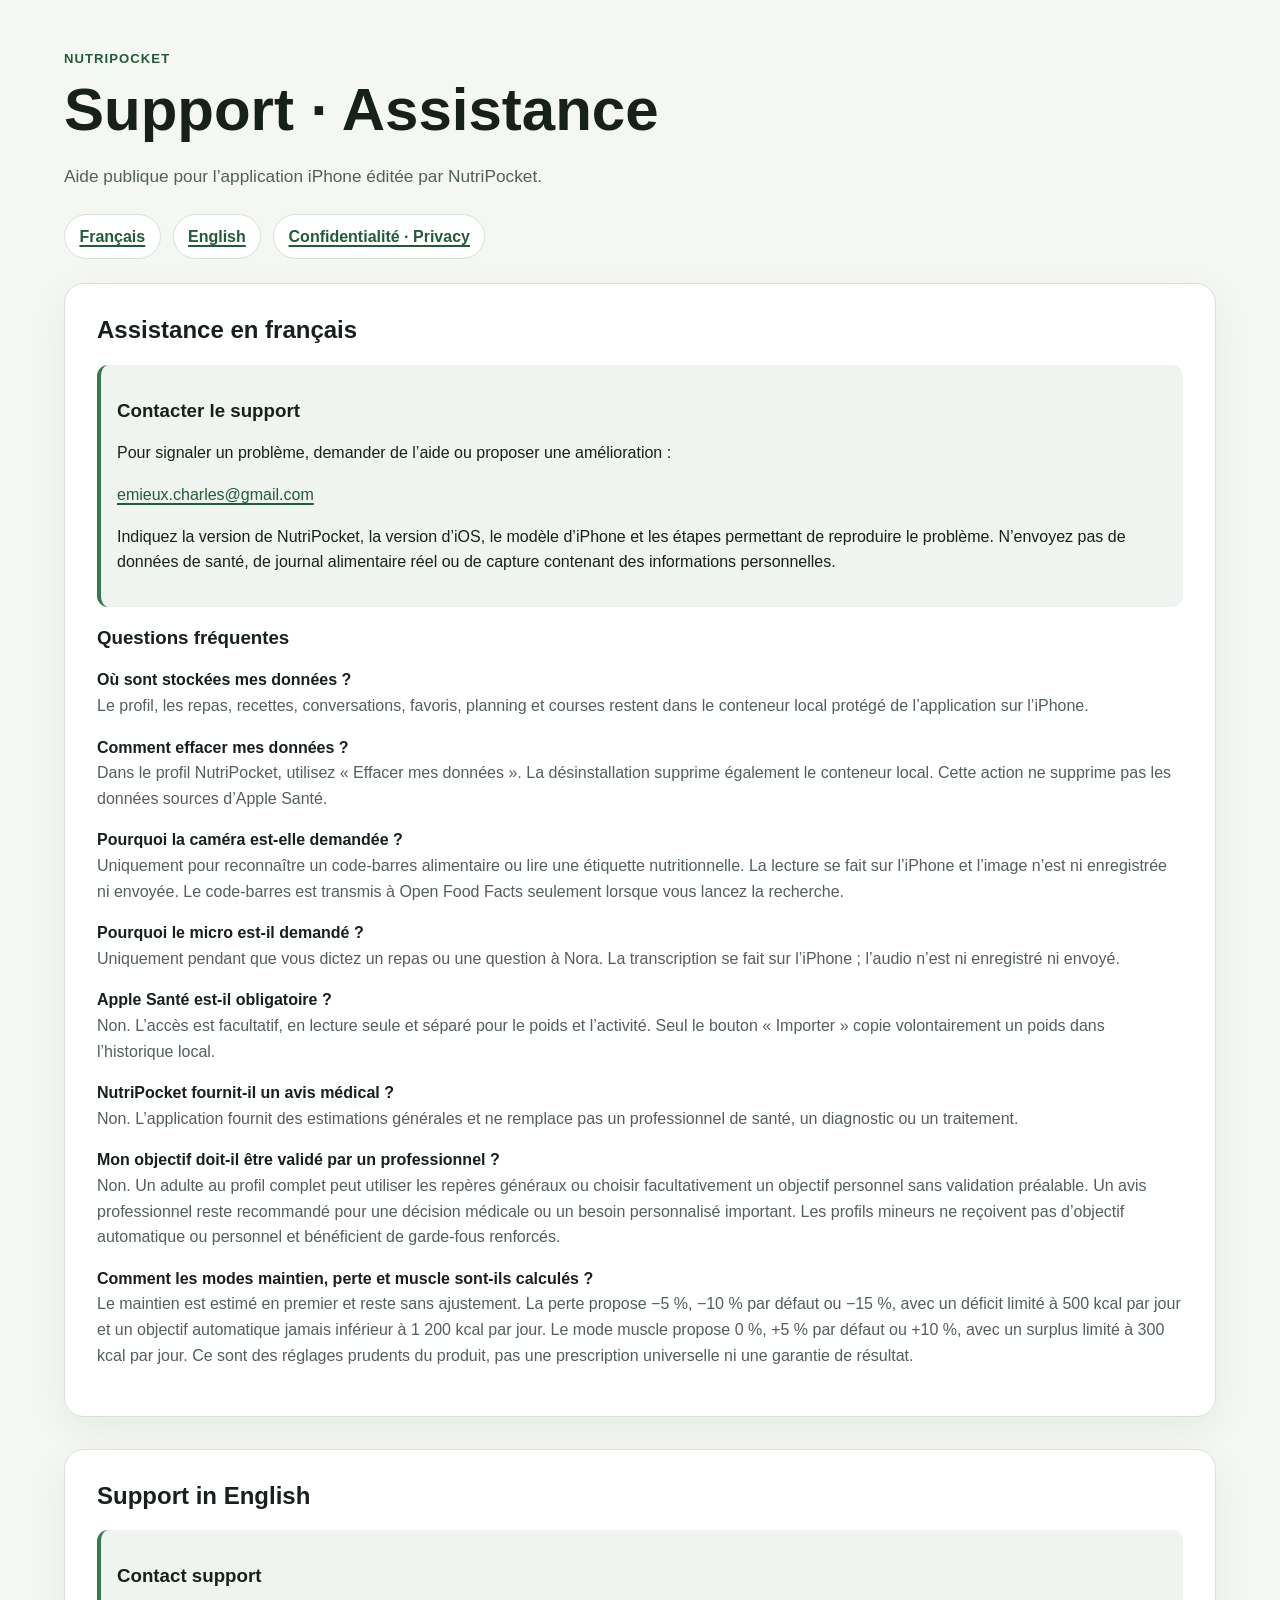
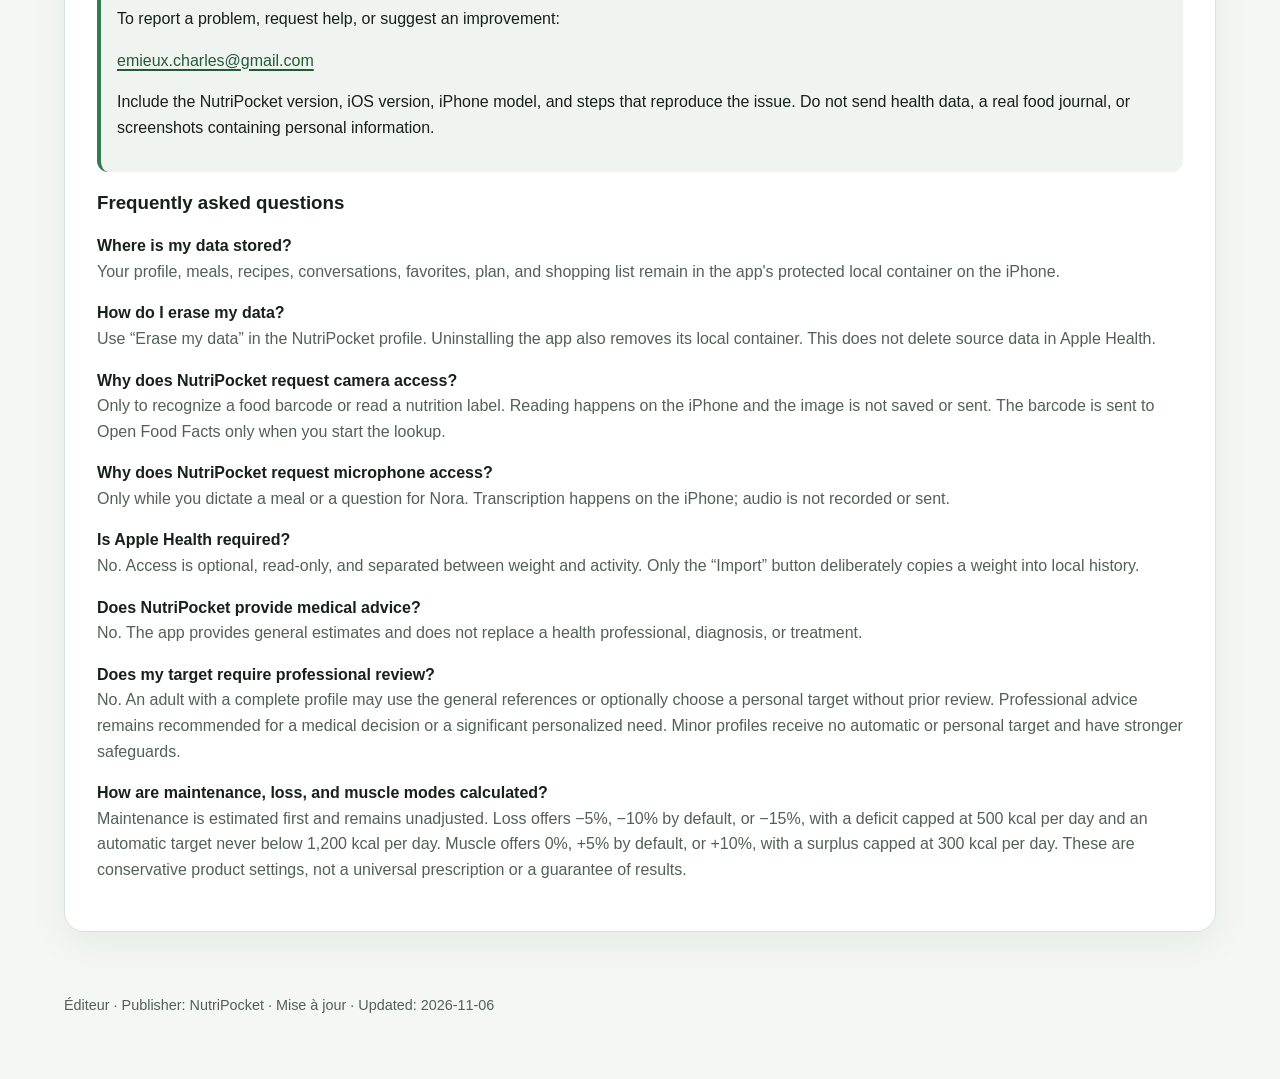
<file: index.html>
<!doctype html>
<html lang="fr">
<head>
  <meta charset="utf-8">
  <meta name="viewport" content="width=device-width, initial-scale=1">
  <title>NutriPocket</title>
  <meta http-equiv="refresh" content="0; url=support/">
  <link rel="canonical" href="support/">
</head>
<body>
  <p><a href="support/">Support NutriPocket</a> · <a href="privacy/">Confidentialité · Privacy</a></p>
</body>
</html>
</file>
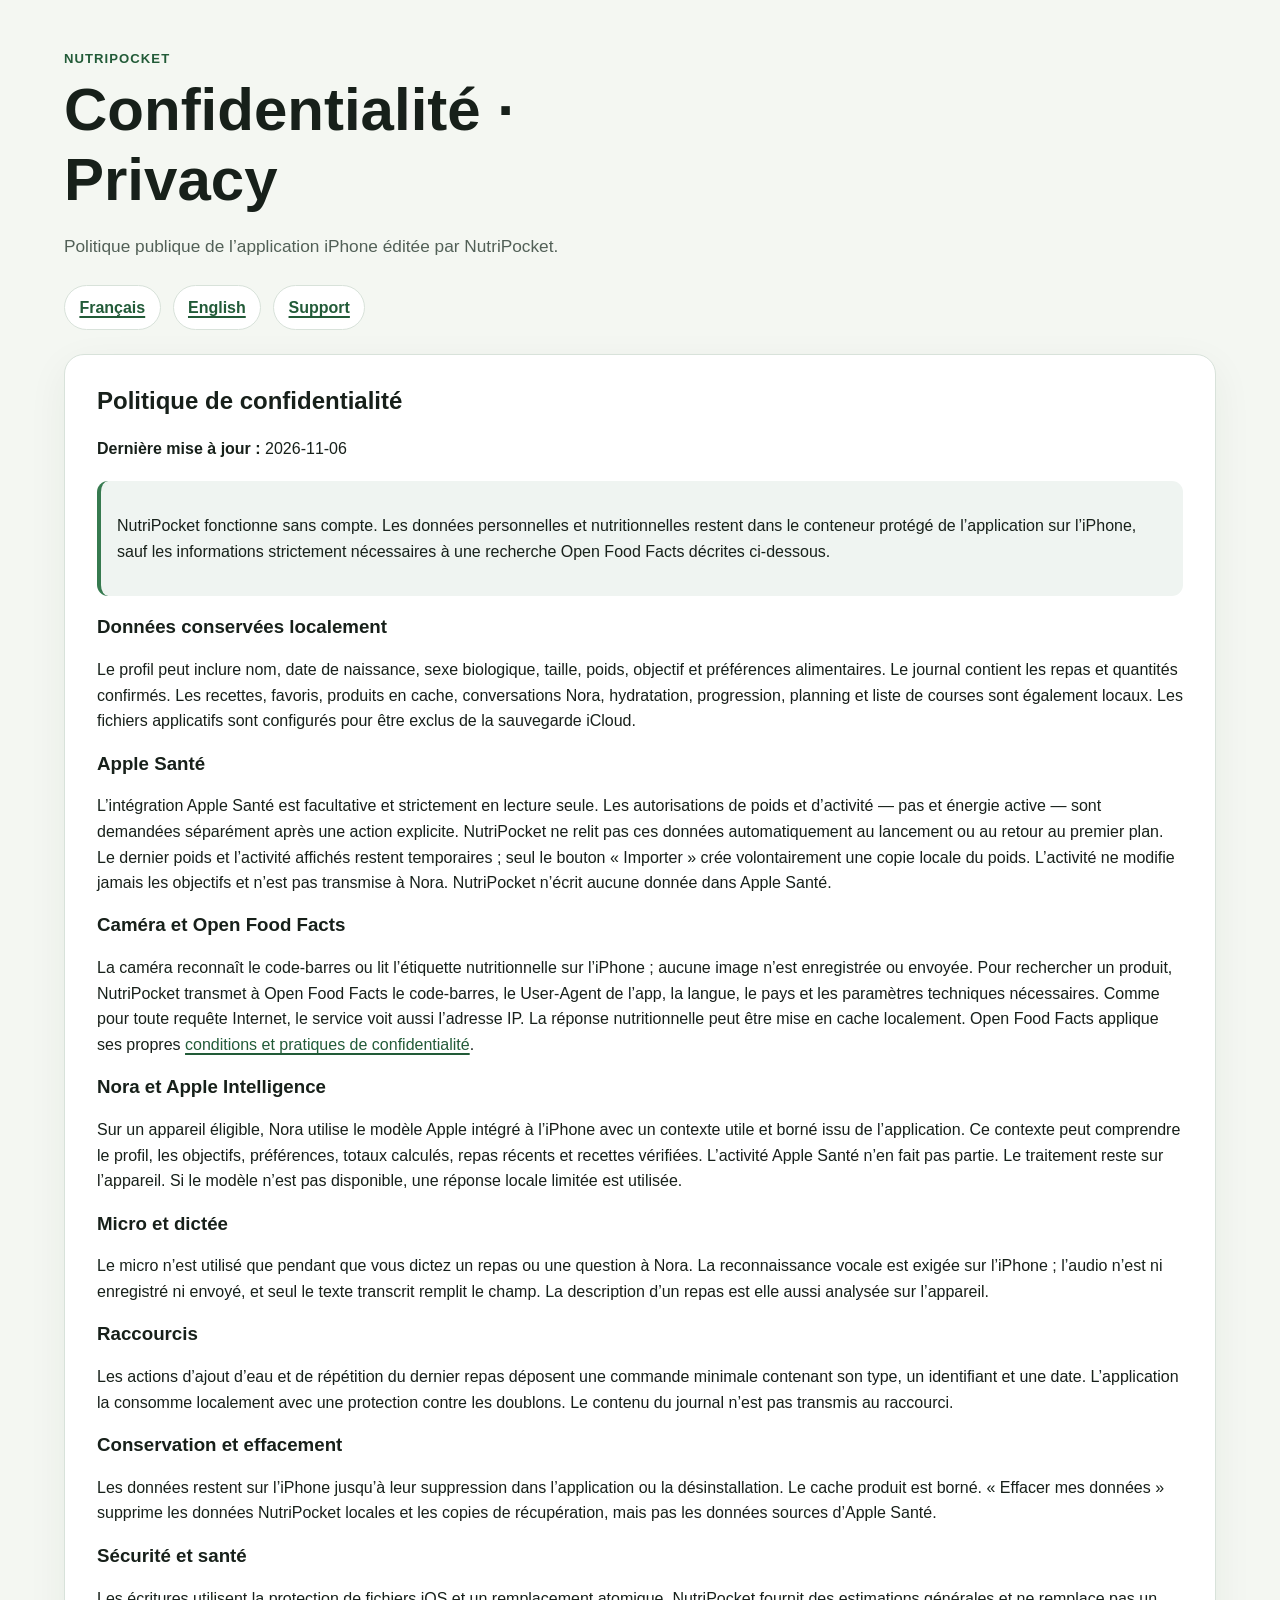
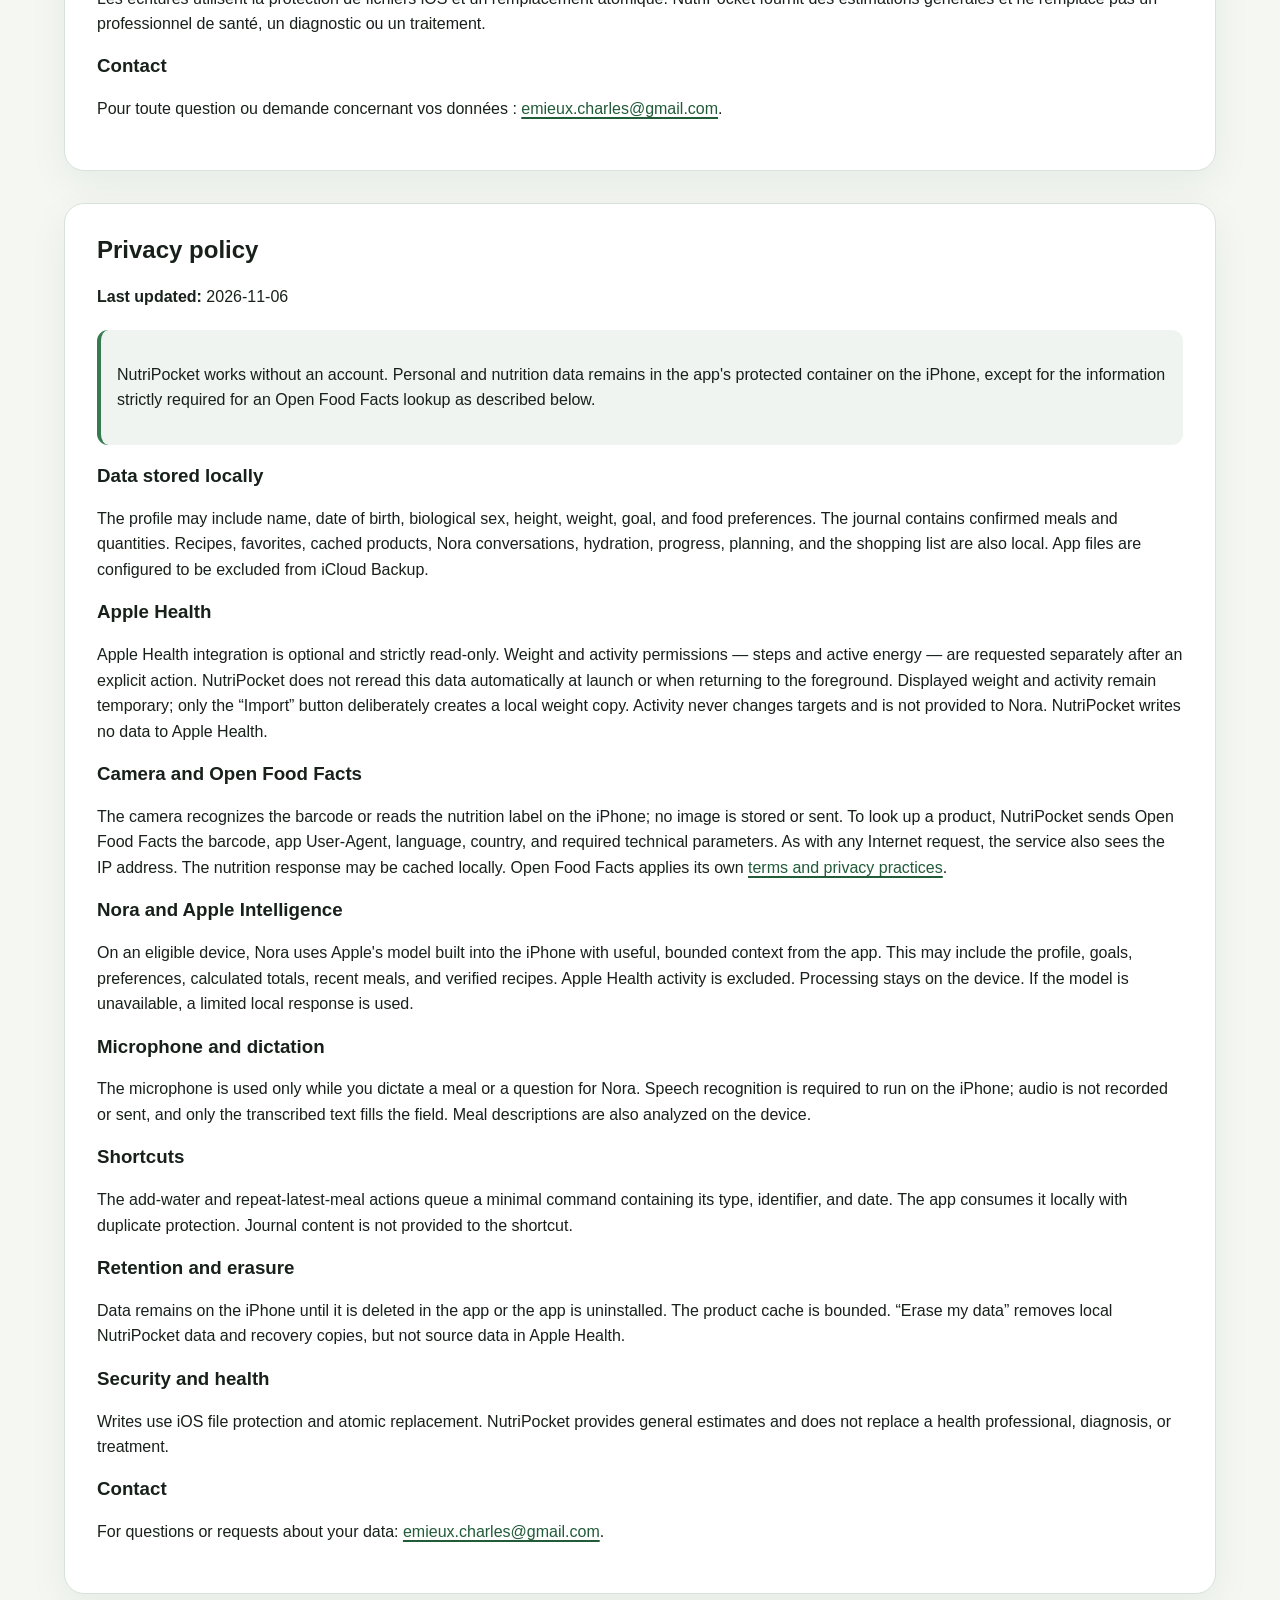
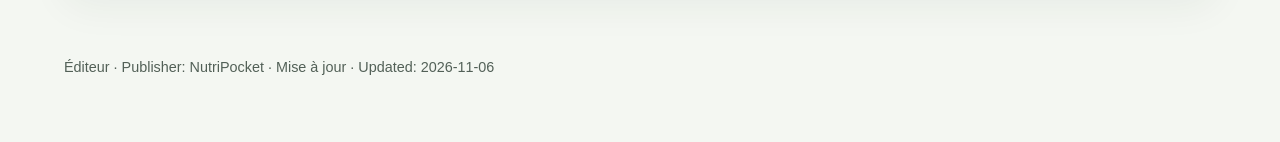
<file: privacy/index.html>
<!doctype html>
<html lang="fr">
<head>
  <meta charset="utf-8">
  <meta name="viewport" content="width=device-width, initial-scale=1">
  <meta name="color-scheme" content="light dark">
  <title>Confidentialité NutriPocket · NutriPocket Privacy</title>
  <meta name="description" content="Politique de confidentialité bilingue de l’application NutriPocket.">
  <link rel="stylesheet" href="../assets/styles.css">
</head>
<body>
  <header class="page-header">
    <p class="eyebrow">NutriPocket</p>
    <h1>Confidentialité · Privacy</h1>
    <p class="lead">Politique publique de l’application iPhone éditée par NutriPocket.</p>
    <nav class="language-nav" aria-label="Langues et support">
      <a href="#fr">Français</a>
      <a href="#en" lang="en">English</a>
      <a href="../support/">Support</a>
    </nav>
  </header>

  <main>
    <section id="fr" class="language-block" lang="fr">
      <h2>Politique de confidentialité</h2>
      <p><strong>Dernière mise à jour :</strong> 2026-11-06</p>
      <div class="notice">
        <p>NutriPocket fonctionne sans compte. Les données personnelles et nutritionnelles restent dans le conteneur protégé de l’application sur l’iPhone, sauf les informations strictement nécessaires à une recherche Open Food Facts décrites ci-dessous.</p>
      </div>

      <h3>Données conservées localement</h3>
      <p>Le profil peut inclure nom, date de naissance, sexe biologique, taille, poids, objectif et préférences alimentaires. Le journal contient les repas et quantités confirmés. Les recettes, favoris, produits en cache, conversations Nora, hydratation, progression, planning et liste de courses sont également locaux. Les fichiers applicatifs sont configurés pour être exclus de la sauvegarde iCloud.</p>

      <h3>Apple Santé</h3>
      <p>L’intégration Apple Santé est facultative et strictement en lecture seule. Les autorisations de poids et d’activité — pas et énergie active — sont demandées séparément après une action explicite. NutriPocket ne relit pas ces données automatiquement au lancement ou au retour au premier plan. Le dernier poids et l’activité affichés restent temporaires ; seul le bouton « Importer » crée volontairement une copie locale du poids. L’activité ne modifie jamais les objectifs et n’est pas transmise à Nora. NutriPocket n’écrit aucune donnée dans Apple Santé.</p>

      <h3>Caméra et Open Food Facts</h3>
      <p>La caméra reconnaît le code-barres ou lit l’étiquette nutritionnelle sur l’iPhone ; aucune image n’est enregistrée ou envoyée. Pour rechercher un produit, NutriPocket transmet à Open Food Facts le code-barres, le User-Agent de l’app, la langue, le pays et les paramètres techniques nécessaires. Comme pour toute requête Internet, le service voit aussi l’adresse IP. La réponse nutritionnelle peut être mise en cache localement. Open Food Facts applique ses propres <a href="https://world.openfoodfacts.org/terms-of-use">conditions et pratiques de confidentialité</a>.</p>

      <h3>Nora et Apple Intelligence</h3>
      <p>Sur un appareil éligible, Nora utilise le modèle Apple intégré à l’iPhone avec un contexte utile et borné issu de l’application. Ce contexte peut comprendre le profil, les objectifs, préférences, totaux calculés, repas récents et recettes vérifiées. L’activité Apple Santé n’en fait pas partie. Le traitement reste sur l’appareil. Si le modèle n’est pas disponible, une réponse locale limitée est utilisée.</p>

      <h3>Micro et dictée</h3>
      <p>Le micro n’est utilisé que pendant que vous dictez un repas ou une question à Nora. La reconnaissance vocale est exigée sur l’iPhone ; l’audio n’est ni enregistré ni envoyé, et seul le texte transcrit remplit le champ. La description d’un repas est elle aussi analysée sur l’appareil.</p>

      <h3>Raccourcis</h3>
      <p>Les actions d’ajout d’eau et de répétition du dernier repas déposent une commande minimale contenant son type, un identifiant et une date. L’application la consomme localement avec une protection contre les doublons. Le contenu du journal n’est pas transmis au raccourci.</p>

      <h3>Conservation et effacement</h3>
      <p>Les données restent sur l’iPhone jusqu’à leur suppression dans l’application ou la désinstallation. Le cache produit est borné. « Effacer mes données » supprime les données NutriPocket locales et les copies de récupération, mais pas les données sources d’Apple Santé.</p>

      <h3>Sécurité et santé</h3>
      <p>Les écritures utilisent la protection de fichiers iOS et un remplacement atomique. NutriPocket fournit des estimations générales et ne remplace pas un professionnel de santé, un diagnostic ou un traitement.</p>

      <h3>Contact</h3>
      <p>Pour toute question ou demande concernant vos données : <a href="mailto:emieux.charles@gmail.com">emieux.charles@gmail.com</a>.</p>
    </section>

    <section id="en" class="language-block" lang="en">
      <h2>Privacy policy</h2>
      <p><strong>Last updated:</strong> 2026-11-06</p>
      <div class="notice">
        <p>NutriPocket works without an account. Personal and nutrition data remains in the app's protected container on the iPhone, except for the information strictly required for an Open Food Facts lookup as described below.</p>
      </div>

      <h3>Data stored locally</h3>
      <p>The profile may include name, date of birth, biological sex, height, weight, goal, and food preferences. The journal contains confirmed meals and quantities. Recipes, favorites, cached products, Nora conversations, hydration, progress, planning, and the shopping list are also local. App files are configured to be excluded from iCloud Backup.</p>

      <h3>Apple Health</h3>
      <p>Apple Health integration is optional and strictly read-only. Weight and activity permissions — steps and active energy — are requested separately after an explicit action. NutriPocket does not reread this data automatically at launch or when returning to the foreground. Displayed weight and activity remain temporary; only the “Import” button deliberately creates a local weight copy. Activity never changes targets and is not provided to Nora. NutriPocket writes no data to Apple Health.</p>

      <h3>Camera and Open Food Facts</h3>
      <p>The camera recognizes the barcode or reads the nutrition label on the iPhone; no image is stored or sent. To look up a product, NutriPocket sends Open Food Facts the barcode, app User-Agent, language, country, and required technical parameters. As with any Internet request, the service also sees the IP address. The nutrition response may be cached locally. Open Food Facts applies its own <a href="https://world.openfoodfacts.org/terms-of-use">terms and privacy practices</a>.</p>

      <h3>Nora and Apple Intelligence</h3>
      <p>On an eligible device, Nora uses Apple's model built into the iPhone with useful, bounded context from the app. This may include the profile, goals, preferences, calculated totals, recent meals, and verified recipes. Apple Health activity is excluded. Processing stays on the device. If the model is unavailable, a limited local response is used.</p>

      <h3>Microphone and dictation</h3>
      <p>The microphone is used only while you dictate a meal or a question for Nora. Speech recognition is required to run on the iPhone; audio is not recorded or sent, and only the transcribed text fills the field. Meal descriptions are also analyzed on the device.</p>

      <h3>Shortcuts</h3>
      <p>The add-water and repeat-latest-meal actions queue a minimal command containing its type, identifier, and date. The app consumes it locally with duplicate protection. Journal content is not provided to the shortcut.</p>

      <h3>Retention and erasure</h3>
      <p>Data remains on the iPhone until it is deleted in the app or the app is uninstalled. The product cache is bounded. “Erase my data” removes local NutriPocket data and recovery copies, but not source data in Apple Health.</p>

      <h3>Security and health</h3>
      <p>Writes use iOS file protection and atomic replacement. NutriPocket provides general estimates and does not replace a health professional, diagnosis, or treatment.</p>

      <h3>Contact</h3>
      <p>For questions or requests about your data: <a href="mailto:emieux.charles@gmail.com">emieux.charles@gmail.com</a>.</p>
    </section>
  </main>

  <footer class="page-footer">
    <p>Éditeur · Publisher: NutriPocket · Mise à jour · Updated: 2026-11-06</p>
  </footer>
</body>
</html>
</file>
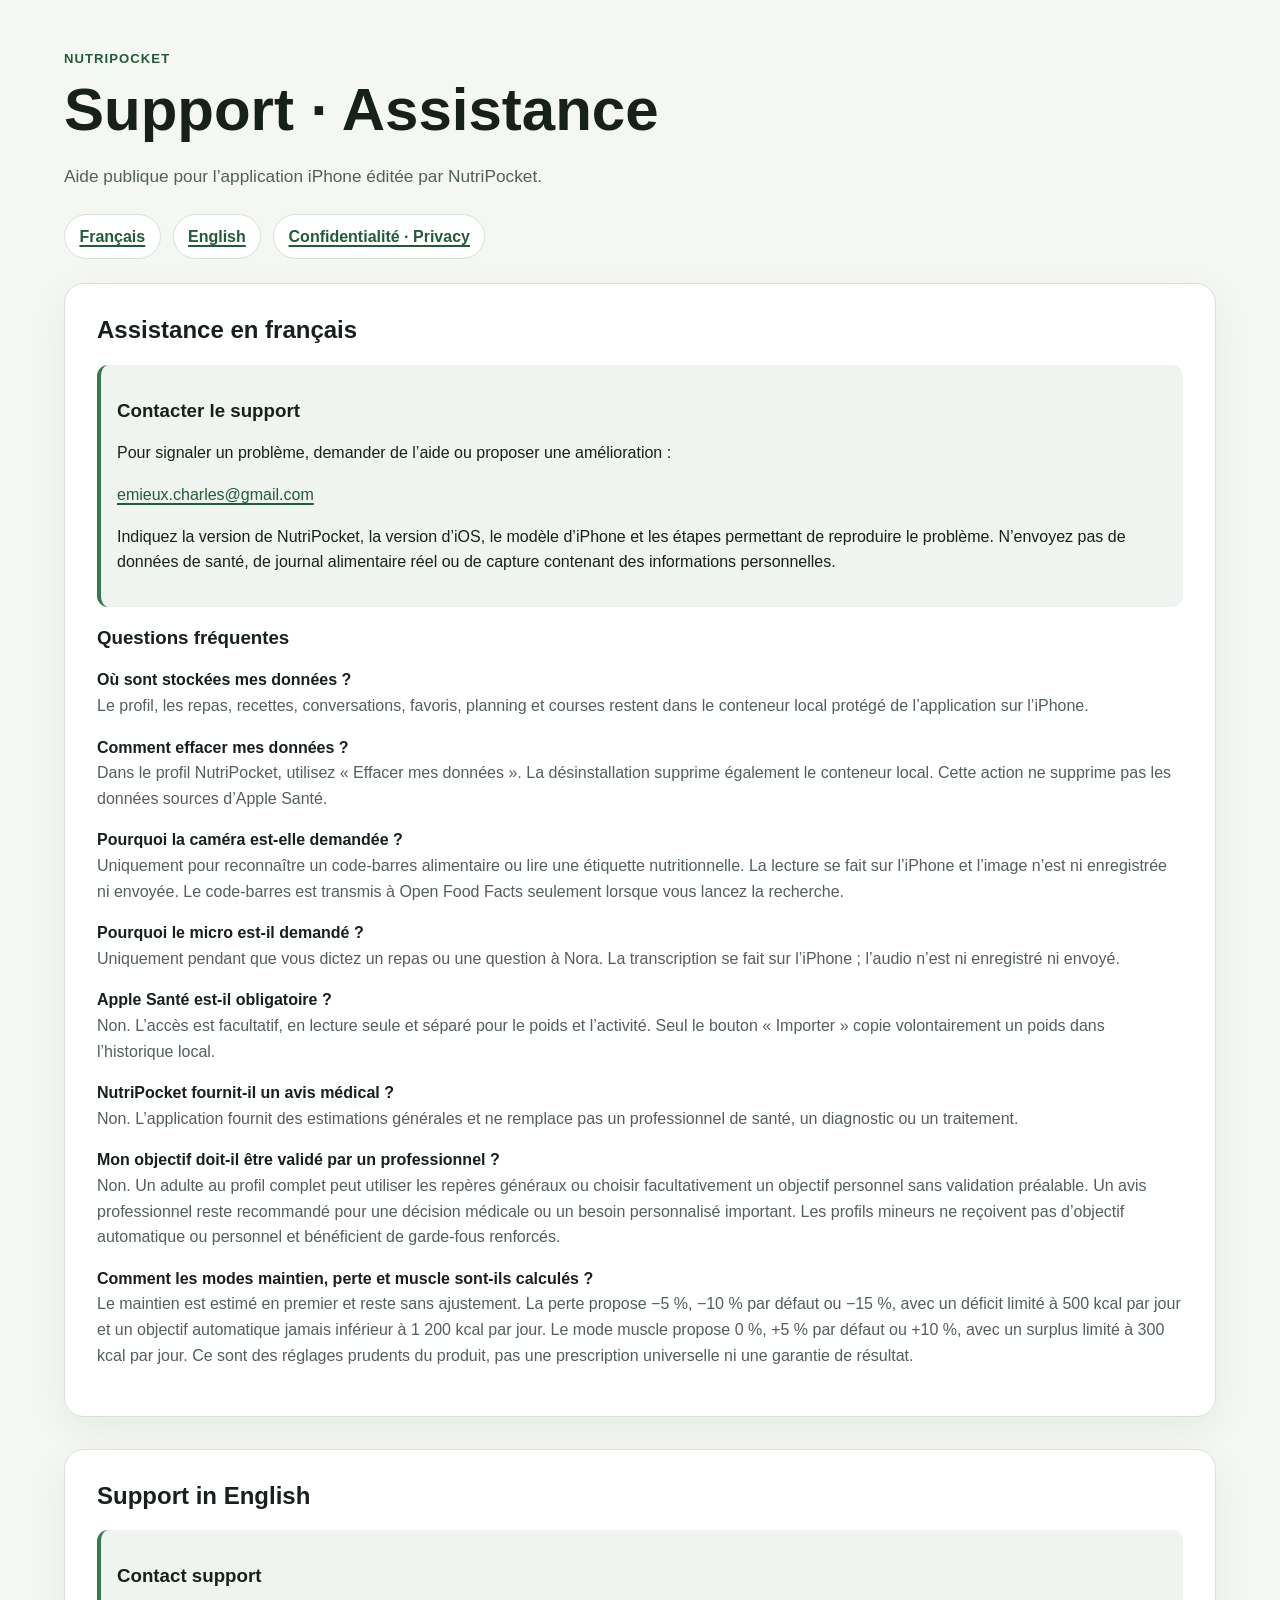
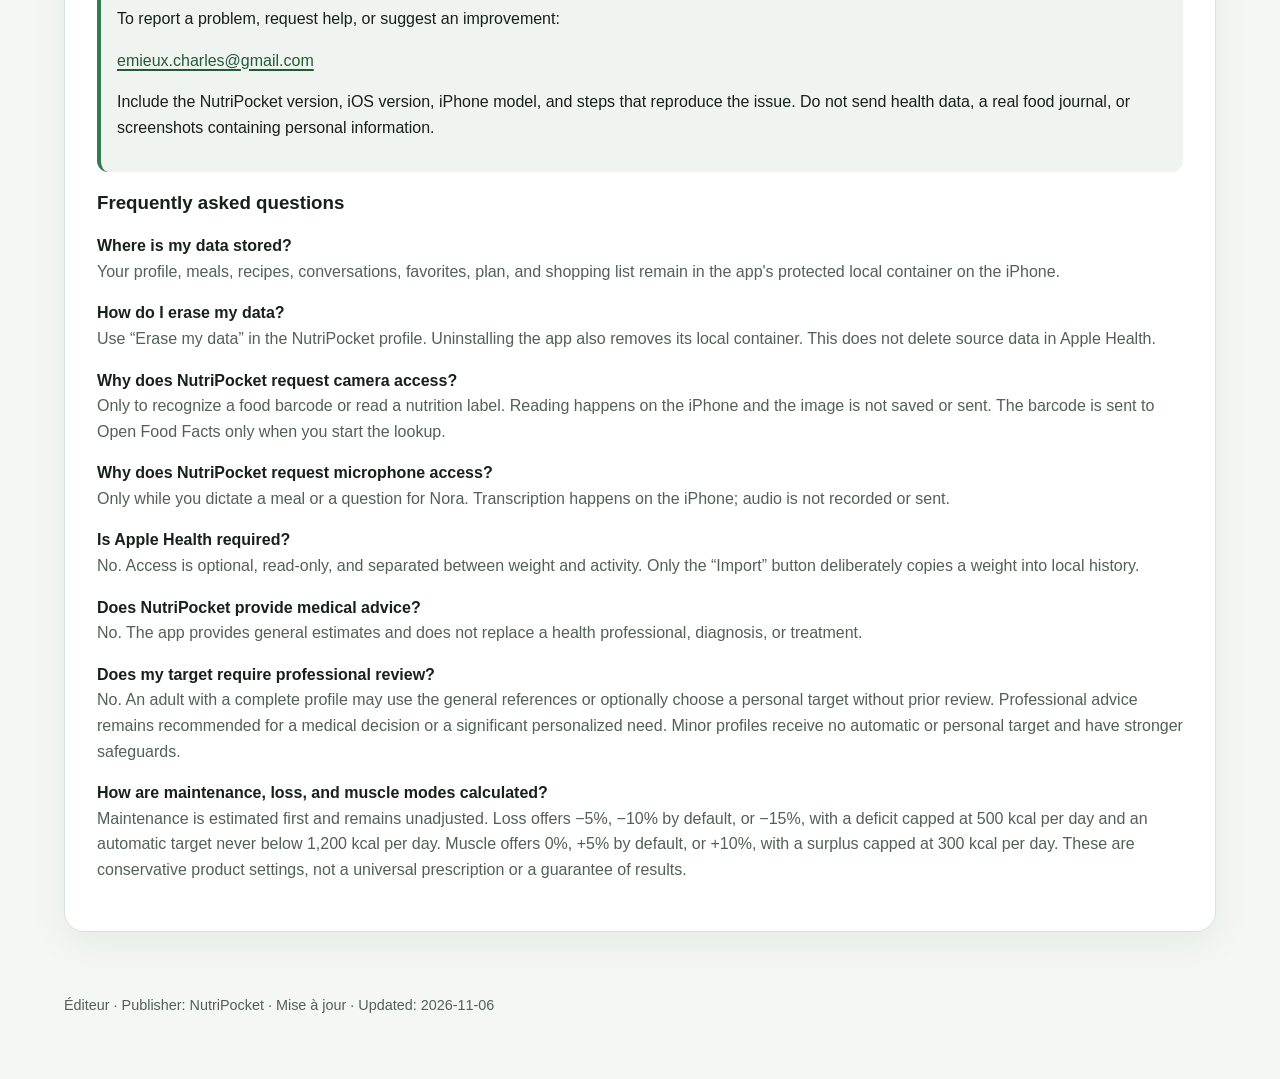
<file: support/index.html>
<!doctype html>
<html lang="fr">
<head>
  <meta charset="utf-8">
  <meta name="viewport" content="width=device-width, initial-scale=1">
  <meta name="color-scheme" content="light dark">
  <title>Support NutriPocket · NutriPocket Support</title>
  <meta name="description" content="Support public bilingue de l’application NutriPocket.">
  <link rel="stylesheet" href="../assets/styles.css">
</head>
<body>
  <header class="page-header">
    <p class="eyebrow">NutriPocket</p>
    <h1>Support · Assistance</h1>
    <p class="lead">Aide publique pour l’application iPhone éditée par NutriPocket.</p>
    <nav class="language-nav" aria-label="Langues et confidentialité">
      <a href="#fr">Français</a>
      <a href="#en" lang="en">English</a>
      <a href="../privacy/">Confidentialité · Privacy</a>
    </nav>
  </header>

  <main>
    <section id="fr" class="language-block" lang="fr">
      <h2>Assistance en français</h2>
      <div class="contact-card">
        <h3>Contacter le support</h3>
        <p>Pour signaler un problème, demander de l’aide ou proposer une amélioration :</p>
        <p><a href="mailto:emieux.charles@gmail.com">emieux.charles@gmail.com</a></p>
        <p>Indiquez la version de NutriPocket, la version d’iOS, le modèle d’iPhone et les étapes permettant de reproduire le problème. N’envoyez pas de données de santé, de journal alimentaire réel ou de capture contenant des informations personnelles.</p>
      </div>

      <h3>Questions fréquentes</h3>
      <dl>
        <dt>Où sont stockées mes données ?</dt>
        <dd>Le profil, les repas, recettes, conversations, favoris, planning et courses restent dans le conteneur local protégé de l’application sur l’iPhone.</dd>

        <dt>Comment effacer mes données ?</dt>
        <dd>Dans le profil NutriPocket, utilisez « Effacer mes données ». La désinstallation supprime également le conteneur local. Cette action ne supprime pas les données sources d’Apple Santé.</dd>

        <dt>Pourquoi la caméra est-elle demandée ?</dt>
        <dd>Uniquement pour reconnaître un code-barres alimentaire ou lire une étiquette nutritionnelle. La lecture se fait sur l’iPhone et l’image n’est ni enregistrée ni envoyée. Le code-barres est transmis à Open Food Facts seulement lorsque vous lancez la recherche.</dd>

        <dt>Pourquoi le micro est-il demandé ?</dt>
        <dd>Uniquement pendant que vous dictez un repas ou une question à Nora. La transcription se fait sur l’iPhone ; l’audio n’est ni enregistré ni envoyé.</dd>

        <dt>Apple Santé est-il obligatoire ?</dt>
        <dd>Non. L’accès est facultatif, en lecture seule et séparé pour le poids et l’activité. Seul le bouton « Importer » copie volontairement un poids dans l’historique local.</dd>

        <dt>NutriPocket fournit-il un avis médical ?</dt>
        <dd>Non. L’application fournit des estimations générales et ne remplace pas un professionnel de santé, un diagnostic ou un traitement.</dd>

        <dt>Mon objectif doit-il être validé par un professionnel ?</dt>
        <dd>Non. Un adulte au profil complet peut utiliser les repères généraux ou choisir facultativement un objectif personnel sans validation préalable. Un avis professionnel reste recommandé pour une décision médicale ou un besoin personnalisé important. Les profils mineurs ne reçoivent pas d’objectif automatique ou personnel et bénéficient de garde-fous renforcés.</dd>

        <dt>Comment les modes maintien, perte et muscle sont-ils calculés ?</dt>
        <dd>Le maintien est estimé en premier et reste sans ajustement. La perte propose −5 %, −10 % par défaut ou −15 %, avec un déficit limité à 500 kcal par jour et un objectif automatique jamais inférieur à 1 200 kcal par jour. Le mode muscle propose 0 %, +5 % par défaut ou +10 %, avec un surplus limité à 300 kcal par jour. Ce sont des réglages prudents du produit, pas une prescription universelle ni une garantie de résultat.</dd>
      </dl>
    </section>

    <section id="en" class="language-block" lang="en">
      <h2>Support in English</h2>
      <div class="contact-card">
        <h3>Contact support</h3>
        <p>To report a problem, request help, or suggest an improvement:</p>
        <p><a href="mailto:emieux.charles@gmail.com">emieux.charles@gmail.com</a></p>
        <p>Include the NutriPocket version, iOS version, iPhone model, and steps that reproduce the issue. Do not send health data, a real food journal, or screenshots containing personal information.</p>
      </div>

      <h3>Frequently asked questions</h3>
      <dl>
        <dt>Where is my data stored?</dt>
        <dd>Your profile, meals, recipes, conversations, favorites, plan, and shopping list remain in the app's protected local container on the iPhone.</dd>

        <dt>How do I erase my data?</dt>
        <dd>Use “Erase my data” in the NutriPocket profile. Uninstalling the app also removes its local container. This does not delete source data in Apple Health.</dd>

        <dt>Why does NutriPocket request camera access?</dt>
        <dd>Only to recognize a food barcode or read a nutrition label. Reading happens on the iPhone and the image is not saved or sent. The barcode is sent to Open Food Facts only when you start the lookup.</dd>

        <dt>Why does NutriPocket request microphone access?</dt>
        <dd>Only while you dictate a meal or a question for Nora. Transcription happens on the iPhone; audio is not recorded or sent.</dd>

        <dt>Is Apple Health required?</dt>
        <dd>No. Access is optional, read-only, and separated between weight and activity. Only the “Import” button deliberately copies a weight into local history.</dd>

        <dt>Does NutriPocket provide medical advice?</dt>
        <dd>No. The app provides general estimates and does not replace a health professional, diagnosis, or treatment.</dd>

        <dt>Does my target require professional review?</dt>
        <dd>No. An adult with a complete profile may use the general references or optionally choose a personal target without prior review. Professional advice remains recommended for a medical decision or a significant personalized need. Minor profiles receive no automatic or personal target and have stronger safeguards.</dd>

        <dt>How are maintenance, loss, and muscle modes calculated?</dt>
        <dd>Maintenance is estimated first and remains unadjusted. Loss offers −5%, −10% by default, or −15%, with a deficit capped at 500 kcal per day and an automatic target never below 1,200 kcal per day. Muscle offers 0%, +5% by default, or +10%, with a surplus capped at 300 kcal per day. These are conservative product settings, not a universal prescription or a guarantee of results.</dd>
      </dl>
    </section>
  </main>

  <footer class="page-footer">
    <p>Éditeur · Publisher: NutriPocket · Mise à jour · Updated: 2026-11-06</p>
  </footer>
</body>
</html>
</file>
<file: assets/styles.css>
:root {
  color-scheme: light dark;
  --background: #f4f7f2;
  --surface: #ffffff;
  --text: #17201a;
  --muted: #526057;
  --accent: #367a4f;
  --accent-strong: #225b38;
  --border: #d8e2da;
  font-family: -apple-system, BlinkMacSystemFont, "Segoe UI", sans-serif;
  line-height: 1.6;
}

* {
  box-sizing: border-box;
}

body {
  margin: 0;
  background: var(--background);
  color: var(--text);
}

a {
  color: var(--accent-strong);
  text-decoration-thickness: 0.1em;
  text-underline-offset: 0.16em;
}

a:focus-visible {
  outline: 3px solid var(--accent);
  outline-offset: 3px;
}

.page-header,
main,
.page-footer {
  width: min(72rem, calc(100% - 2rem));
  margin-inline: auto;
}

.page-header {
  padding-block: 3rem 1.5rem;
}

.eyebrow {
  margin: 0 0 0.35rem;
  color: var(--accent-strong);
  font-size: 0.82rem;
  font-weight: 750;
  letter-spacing: 0.08em;
  text-transform: uppercase;
}

h1,
h2,
h3 {
  line-height: 1.18;
}

h1 {
  max-width: 18ch;
  margin: 0;
  font-size: clamp(2rem, 5vw, 3.75rem);
}

.lead {
  max-width: 65ch;
  color: var(--muted);
  font-size: 1.08rem;
}

.language-nav {
  display: flex;
  flex-wrap: wrap;
  gap: 0.75rem;
  margin-top: 1.5rem;
}

.language-nav a {
  min-height: 2.75rem;
  display: inline-flex;
  align-items: center;
  padding: 0.55rem 0.9rem;
  border: 1px solid var(--border);
  border-radius: 999px;
  background: var(--surface);
  font-weight: 700;
}

.language-block {
  margin-bottom: 2rem;
  padding: clamp(1.1rem, 3vw, 2rem);
  border: 1px solid var(--border);
  border-radius: 1.25rem;
  background: var(--surface);
  box-shadow: 0 0.75rem 2.5rem rgba(24, 48, 31, 0.06);
}

.language-block > h2:first-child {
  margin-top: 0;
}

.notice,
.contact-card {
  margin-block: 1.25rem;
  padding: 1rem;
  border-left: 0.3rem solid var(--accent);
  border-radius: 0.7rem;
  background: color-mix(in srgb, var(--accent) 8%, var(--surface));
}

dt {
  margin-top: 1rem;
  font-weight: 750;
}

dd {
  margin-left: 0;
  color: var(--muted);
}

.page-footer {
  padding-block: 1rem 3rem;
  color: var(--muted);
  font-size: 0.9rem;
}

@media (prefers-color-scheme: dark) {
  :root {
    --background: #101612;
    --surface: #19211b;
    --text: #f0f6f1;
    --muted: #b8c7bd;
    --accent: #81c899;
    --accent-strong: #a9dfba;
    --border: #344239;
  }
}

@media (prefers-reduced-motion: no-preference) {
  html {
    scroll-behavior: smooth;
  }
}
</file>
